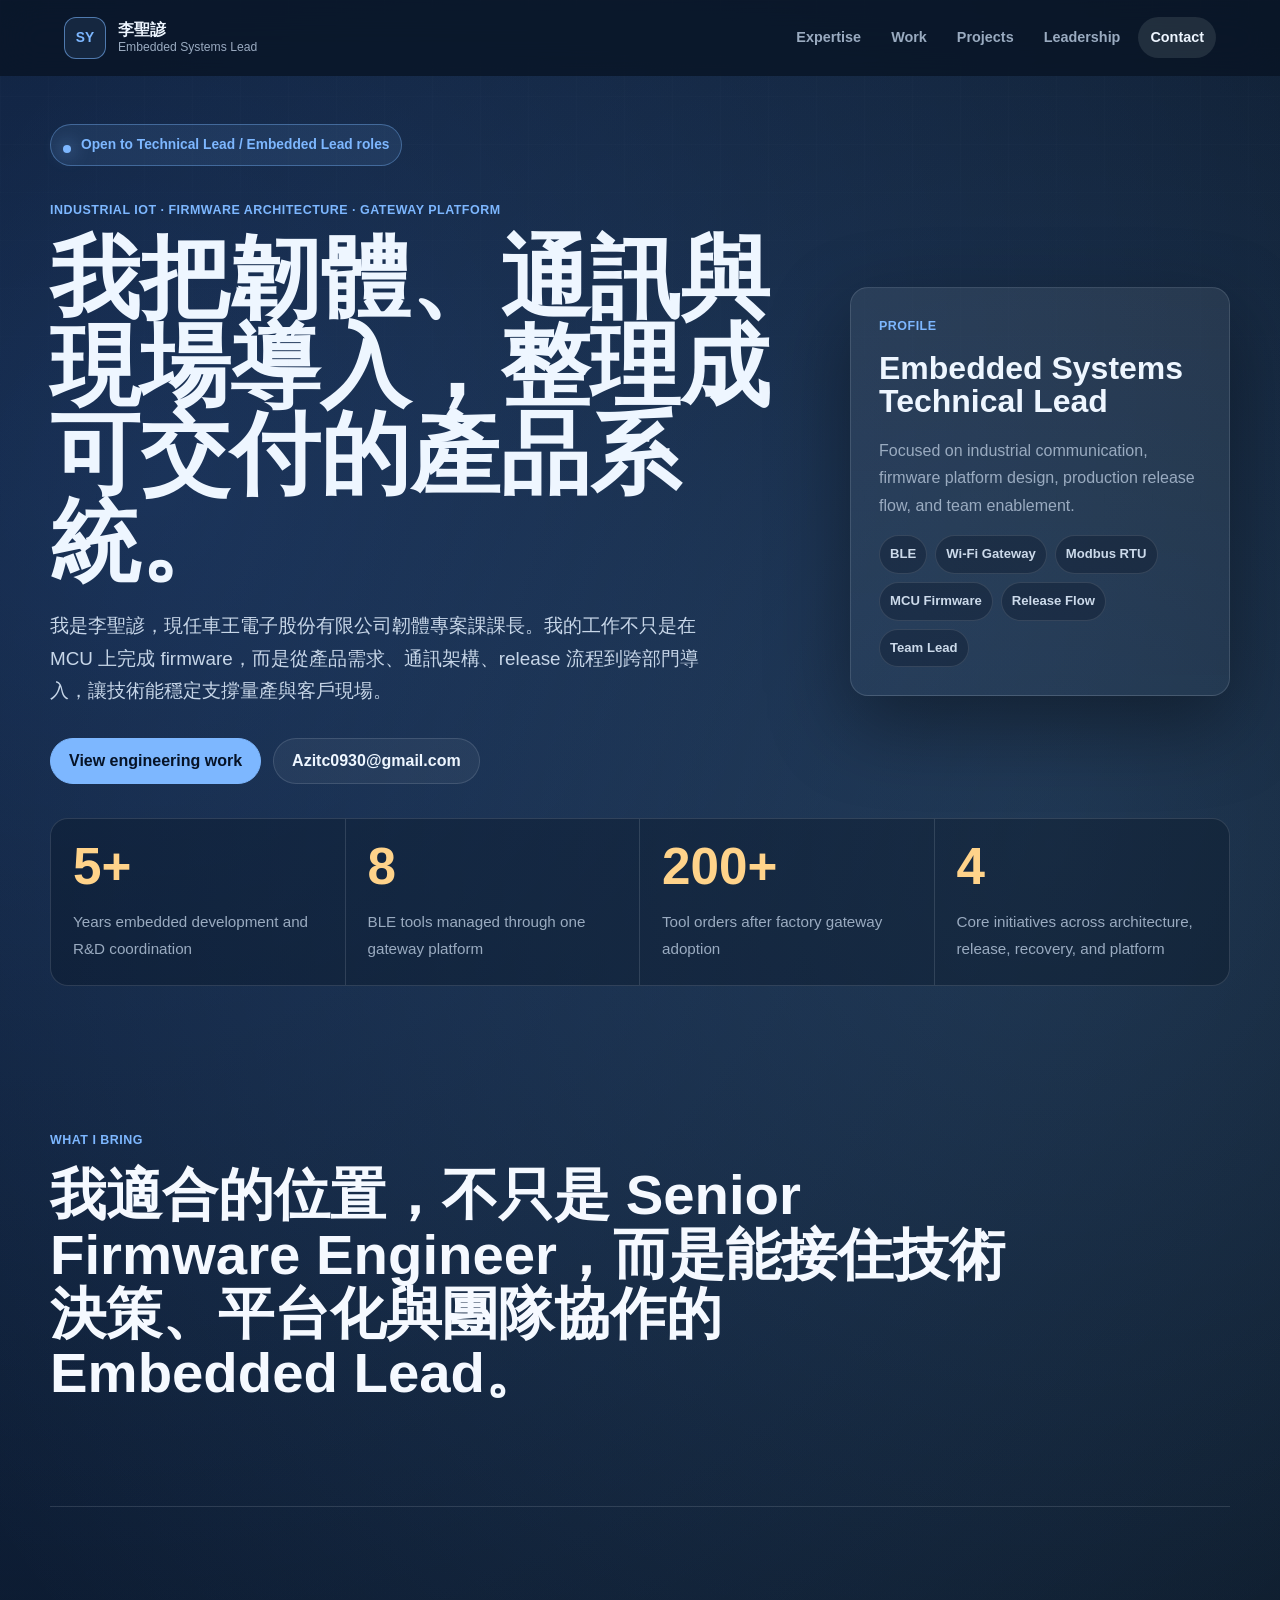
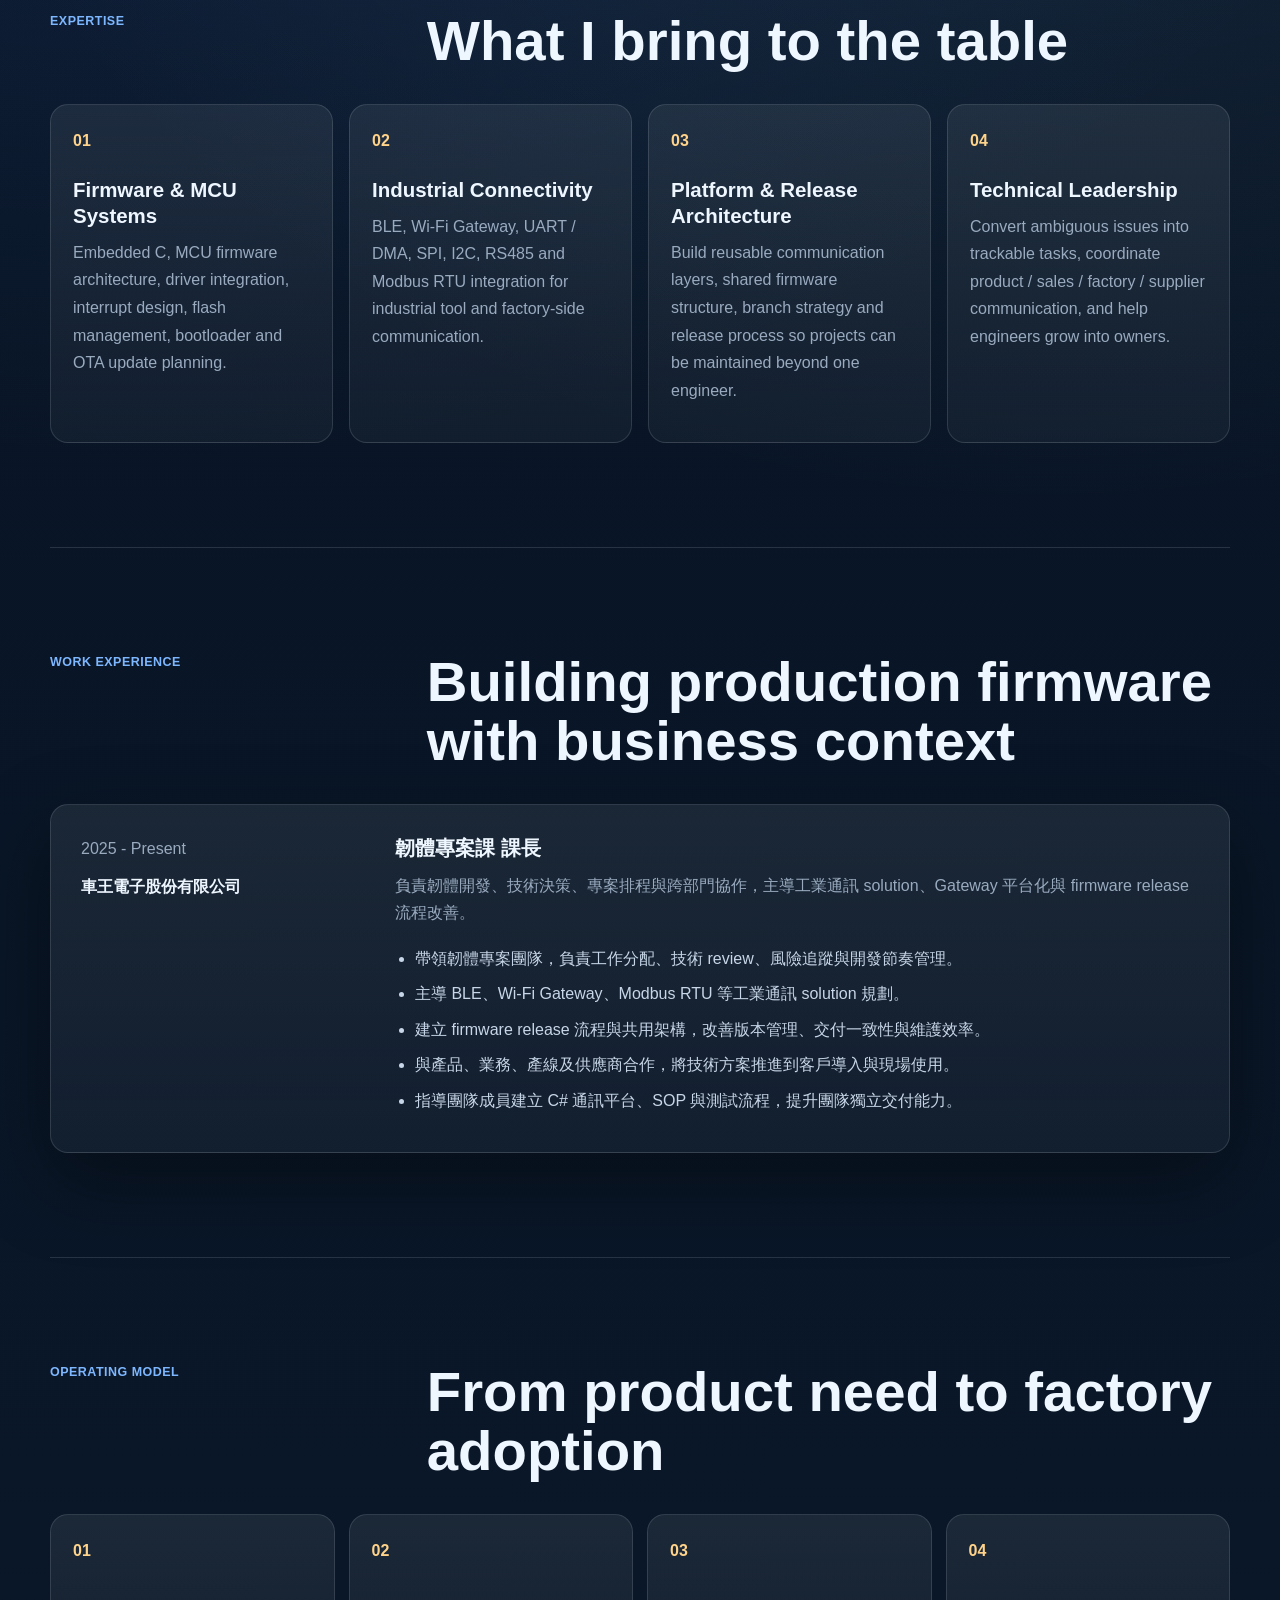
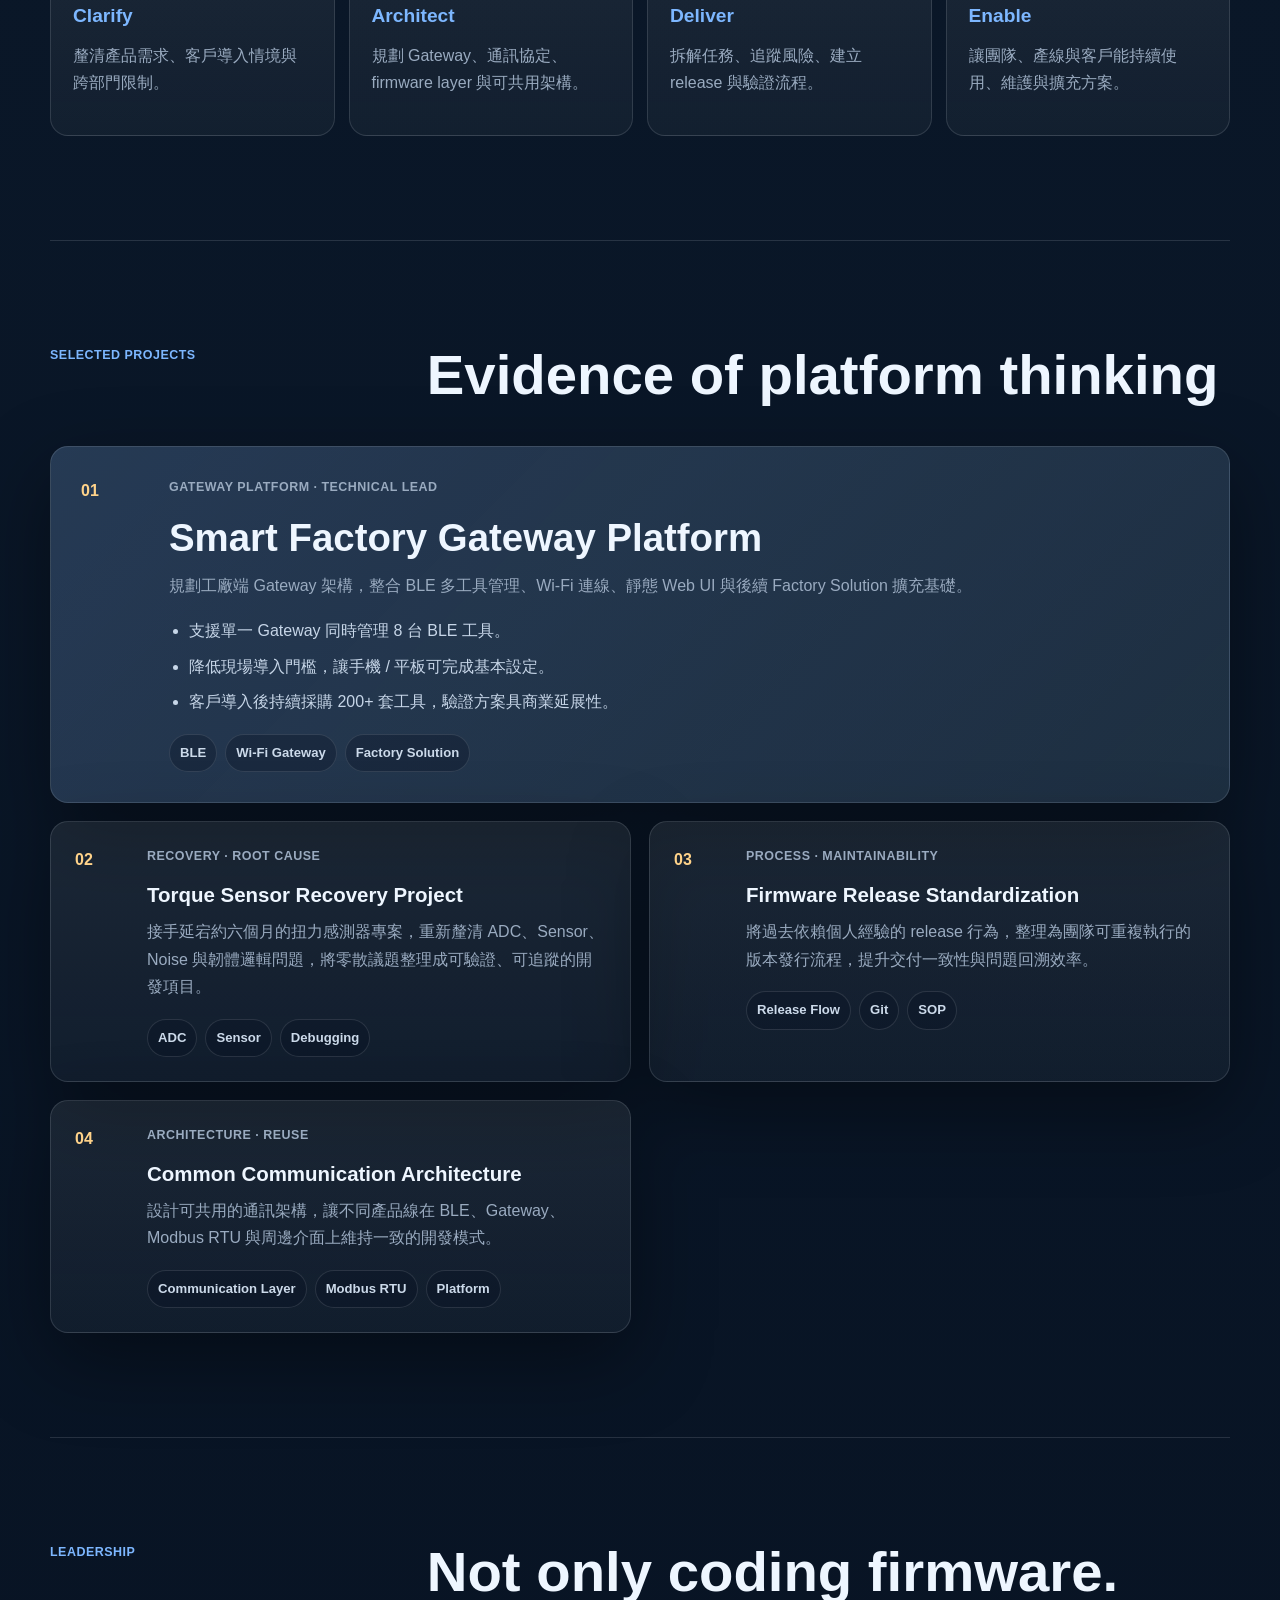
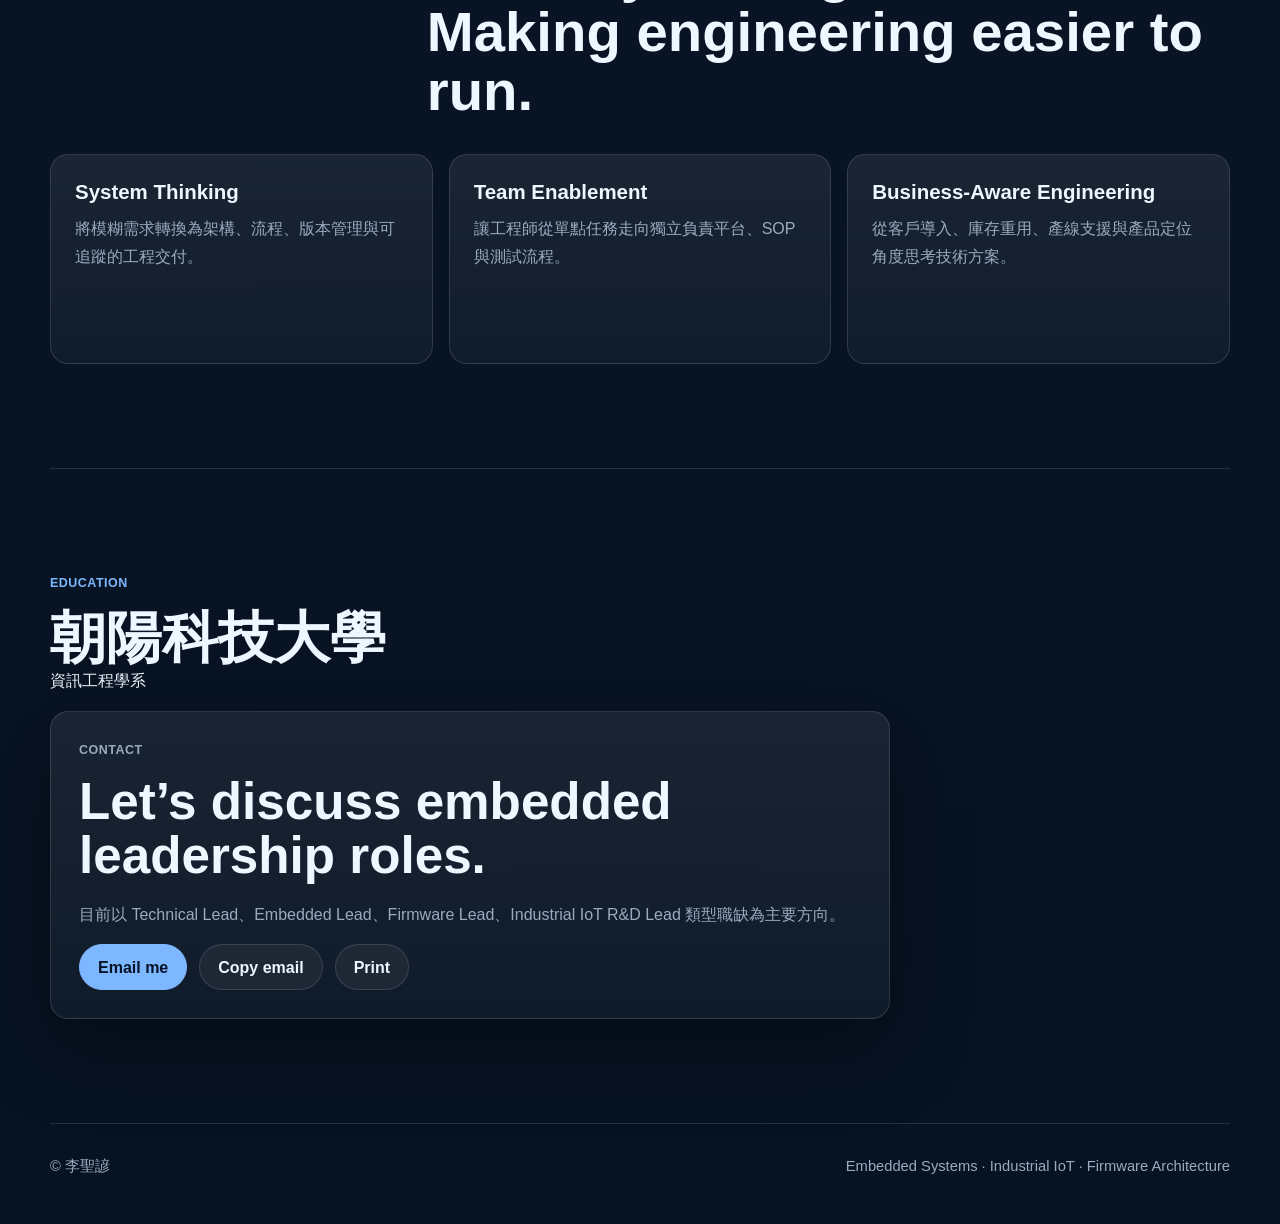
<file: index.html>
<!doctype html>
<html lang="zh-Hant">
  <head>
    <meta charset="utf-8" />
    <meta name="viewport" content="width=device-width, initial-scale=1" />
    <title>李聖諺 | Embedded Systems Technical Lead</title>
    <meta
      name="description"
      content="李聖諺的個人履歷網站，聚焦 Embedded Systems、Industrial IoT、Firmware Architecture、Gateway Platform 與研發管理。"
    />
    <link rel="stylesheet" href="styles.css" />
  </head>
  <body>
    <header class="site-header">
      <a class="brand" href="#home" aria-label="回到首頁">
        <span class="brand-mark">SY</span>
        <span class="brand-text">
          <strong>李聖諺</strong>
          <small>Embedded Systems Lead</small>
        </span>
      </a>

      <button class="menu-toggle" type="button" aria-label="開啟選單" aria-expanded="false">
        <span></span>
        <span></span>
      </button>

      <nav class="site-nav" aria-label="主要導覽">
        <a href="#expertise">Expertise</a>
        <a href="#work">Work</a>
        <a href="#projects">Projects</a>
        <a href="#leadership">Leadership</a>
        <a href="#contact">Contact</a>
      </nav>
    </header>

    <main>
      <section class="hero" id="home">
        <div class="availability">
          <span></span>
          Open to Technical Lead / Embedded Lead roles
        </div>

        <div class="hero-grid">
          <div class="hero-copy">
            <p class="eyebrow">Industrial IoT · Firmware Architecture · Gateway Platform</p>
            <h1>我把韌體、通訊與現場導入，整理成可交付的產品系統。</h1>
            <p class="hero-lead">
              我是李聖諺，現任車王電子股份有限公司韌體專案課課長。我的工作不只是在 MCU 上完成 firmware，而是從產品需求、通訊架構、release 流程到跨部門導入，讓技術能穩定支撐量產與客戶現場。
            </p>
            <div class="hero-actions">
              <a class="primary-link" href="#projects">View engineering work</a>
              <a class="secondary-link" href="mailto:Azitc0930@gmail.com">Azitc0930@gmail.com</a>
            </div>
          </div>

          <aside class="hero-card" aria-label="profile highlights">
            <div class="card-topline">Profile</div>
            <h2>Embedded Systems Technical Lead</h2>
            <p>
              Focused on industrial communication, firmware platform design, production release flow, and team enablement.
            </p>
            <div class="mini-stack">
              <span>BLE</span>
              <span>Wi-Fi Gateway</span>
              <span>Modbus RTU</span>
              <span>MCU Firmware</span>
              <span>Release Flow</span>
              <span>Team Lead</span>
            </div>
          </aside>
        </div>

        <div class="stats-grid" aria-label="key metrics">
          <div>
            <strong>5+</strong>
            <span>Years embedded development and R&D coordination</span>
          </div>
          <div>
            <strong>8</strong>
            <span>BLE tools managed through one gateway platform</span>
          </div>
          <div>
            <strong>200+</strong>
            <span>Tool orders after factory gateway adoption</span>
          </div>
          <div>
            <strong>4</strong>
            <span>Core initiatives across architecture, release, recovery, and platform</span>
          </div>
        </div>
      </section>

      <section class="section intro-section">
        <p class="section-kicker">What I Bring</p>
        <h2>我適合的位置，不只是 Senior Firmware Engineer，而是能接住技術決策、平台化與團隊協作的 Embedded Lead。</h2>
      </section>

      <section class="section" id="expertise">
        <div class="section-heading">
          <p class="section-kicker">Expertise</p>
          <h2>What I bring to the table</h2>
        </div>

        <div class="expertise-grid">
          <article class="expertise-card reveal">
            <span>01</span>
            <h3>Firmware & MCU Systems</h3>
            <p>
              Embedded C, MCU firmware architecture, driver integration, interrupt design, flash management, bootloader and OTA update planning.
            </p>
          </article>

          <article class="expertise-card reveal">
            <span>02</span>
            <h3>Industrial Connectivity</h3>
            <p>
              BLE, Wi-Fi Gateway, UART / DMA, SPI, I2C, RS485 and Modbus RTU integration for industrial tool and factory-side communication.
            </p>
          </article>

          <article class="expertise-card reveal">
            <span>03</span>
            <h3>Platform & Release Architecture</h3>
            <p>
              Build reusable communication layers, shared firmware structure, branch strategy and release process so projects can be maintained beyond one engineer.
            </p>
          </article>

          <article class="expertise-card reveal">
            <span>04</span>
            <h3>Technical Leadership</h3>
            <p>
              Convert ambiguous issues into trackable tasks, coordinate product / sales / factory / supplier communication, and help engineers grow into owners.
            </p>
          </article>
        </div>
      </section>

      <section class="section work-section" id="work">
        <div class="section-heading">
          <p class="section-kicker">Work Experience</p>
          <h2>Building production firmware with business context</h2>
        </div>

        <article class="work-card reveal">
          <div class="work-meta">
            <span>2025 - Present</span>
            <strong>車王電子股份有限公司</strong>
          </div>
          <div class="work-content">
            <h3>韌體專案課 課長</h3>
            <p>
              負責韌體開發、技術決策、專案排程與跨部門協作，主導工業通訊 solution、Gateway 平台化與 firmware release 流程改善。
            </p>
            <ul>
              <li>帶領韌體專案團隊，負責工作分配、技術 review、風險追蹤與開發節奏管理。</li>
              <li>主導 BLE、Wi-Fi Gateway、Modbus RTU 等工業通訊 solution 規劃。</li>
              <li>建立 firmware release 流程與共用架構，改善版本管理、交付一致性與維護效率。</li>
              <li>與產品、業務、產線及供應商合作，將技術方案推進到客戶導入與現場使用。</li>
              <li>指導團隊成員建立 C# 通訊平台、SOP 與測試流程，提升團隊獨立交付能力。</li>
            </ul>
          </div>
        </article>
      </section>

      <section class="section process-section">
        <div class="section-heading">
          <p class="section-kicker">Operating Model</p>
          <h2>From product need to factory adoption</h2>
        </div>

        <div class="process-line">
          <div class="process-step reveal">
            <span>01</span>
            <strong>Clarify</strong>
            <p>釐清產品需求、客戶導入情境與跨部門限制。</p>
          </div>
          <div class="process-step reveal">
            <span>02</span>
            <strong>Architect</strong>
            <p>規劃 Gateway、通訊協定、firmware layer 與可共用架構。</p>
          </div>
          <div class="process-step reveal">
            <span>03</span>
            <strong>Deliver</strong>
            <p>拆解任務、追蹤風險、建立 release 與驗證流程。</p>
          </div>
          <div class="process-step reveal">
            <span>04</span>
            <strong>Enable</strong>
            <p>讓團隊、產線與客戶能持續使用、維護與擴充方案。</p>
          </div>
        </div>
      </section>

      <section class="section" id="projects">
        <div class="section-heading project-heading">
          <p class="section-kicker">Selected Projects</p>
          <h2>Evidence of platform thinking</h2>
        </div>

        <div class="project-grid">
          <article class="project-card featured reveal">
            <div class="project-index">01</div>
            <div>
              <p class="project-type">Gateway Platform · Technical Lead</p>
              <h3>Smart Factory Gateway Platform</h3>
              <p>
                規劃工廠端 Gateway 架構，整合 BLE 多工具管理、Wi-Fi 連線、靜態 Web UI 與後續 Factory Solution 擴充基礎。
              </p>
              <ul class="project-points">
                <li>支援單一 Gateway 同時管理 8 台 BLE 工具。</li>
                <li>降低現場導入門檻，讓手機 / 平板可完成基本設定。</li>
                <li>客戶導入後持續採購 200+ 套工具，驗證方案具商業延展性。</li>
              </ul>
              <div class="tag-row">
                <span>BLE</span>
                <span>Wi-Fi Gateway</span>
                <span>Factory Solution</span>
              </div>
            </div>
          </article>

          <article class="project-card reveal">
            <div class="project-index">02</div>
            <div>
              <p class="project-type">Recovery · Root Cause</p>
              <h3>Torque Sensor Recovery Project</h3>
              <p>
                接手延宕約六個月的扭力感測器專案，重新釐清 ADC、Sensor、Noise 與韌體邏輯問題，將零散議題整理成可驗證、可追蹤的開發項目。
              </p>
              <div class="tag-row">
                <span>ADC</span>
                <span>Sensor</span>
                <span>Debugging</span>
              </div>
            </div>
          </article>

          <article class="project-card reveal">
            <div class="project-index">03</div>
            <div>
              <p class="project-type">Process · Maintainability</p>
              <h3>Firmware Release Standardization</h3>
              <p>
                將過去依賴個人經驗的 release 行為，整理為團隊可重複執行的版本發行流程，提升交付一致性與問題回溯效率。
              </p>
              <div class="tag-row">
                <span>Release Flow</span>
                <span>Git</span>
                <span>SOP</span>
              </div>
            </div>
          </article>

          <article class="project-card reveal">
            <div class="project-index">04</div>
            <div>
              <p class="project-type">Architecture · Reuse</p>
              <h3>Common Communication Architecture</h3>
              <p>
                設計可共用的通訊架構，讓不同產品線在 BLE、Gateway、Modbus RTU 與周邊介面上維持一致的開發模式。
              </p>
              <div class="tag-row">
                <span>Communication Layer</span>
                <span>Modbus RTU</span>
                <span>Platform</span>
              </div>
            </div>
          </article>
        </div>
      </section>

      <section class="section leadership-section" id="leadership">
        <div class="section-heading">
          <p class="section-kicker">Leadership</p>
          <h2>Not only coding firmware. Making engineering easier to run.</h2>
        </div>

        <div class="leadership-grid">
          <article class="lead-card reveal">
            <h3>System Thinking</h3>
            <p>將模糊需求轉換為架構、流程、版本管理與可追蹤的工程交付。</p>
          </article>
          <article class="lead-card reveal">
            <h3>Team Enablement</h3>
            <p>讓工程師從單點任務走向獨立負責平台、SOP 與測試流程。</p>
          </article>
          <article class="lead-card reveal">
            <h3>Business-Aware Engineering</h3>
            <p>從客戶導入、庫存重用、產線支援與產品定位角度思考技術方案。</p>
          </article>
        </div>
      </section>

      <section class="section education-contact" id="contact">
        <div>
          <p class="section-kicker">Education</p>
          <h2>朝陽科技大學</h2>
          <p>資訊工程學系</p>
        </div>

        <div class="contact-card reveal">
          <p class="section-kicker">Contact</p>
          <h2>Let’s discuss embedded leadership roles.</h2>
          <p>
            目前以 Technical Lead、Embedded Lead、Firmware Lead、Industrial IoT R&D Lead 類型職缺為主要方向。
          </p>
          <div class="contact-actions">
            <a class="primary-link" href="mailto:Azitc0930@gmail.com">Email me</a>
            <button class="secondary-link copy-email" type="button">Copy email</button>
            <button class="secondary-link print-page" type="button">Print</button>
          </div>
        </div>
      </section>
    </main>

    <footer class="site-footer">
      <span>© 李聖諺</span>
      <span>Embedded Systems · Industrial IoT · Firmware Architecture</span>
    </footer>

    <div class="toast" role="status" aria-live="polite">Email copied</div>
    <script src="script.js"></script>
  </body>
</html>
</file>
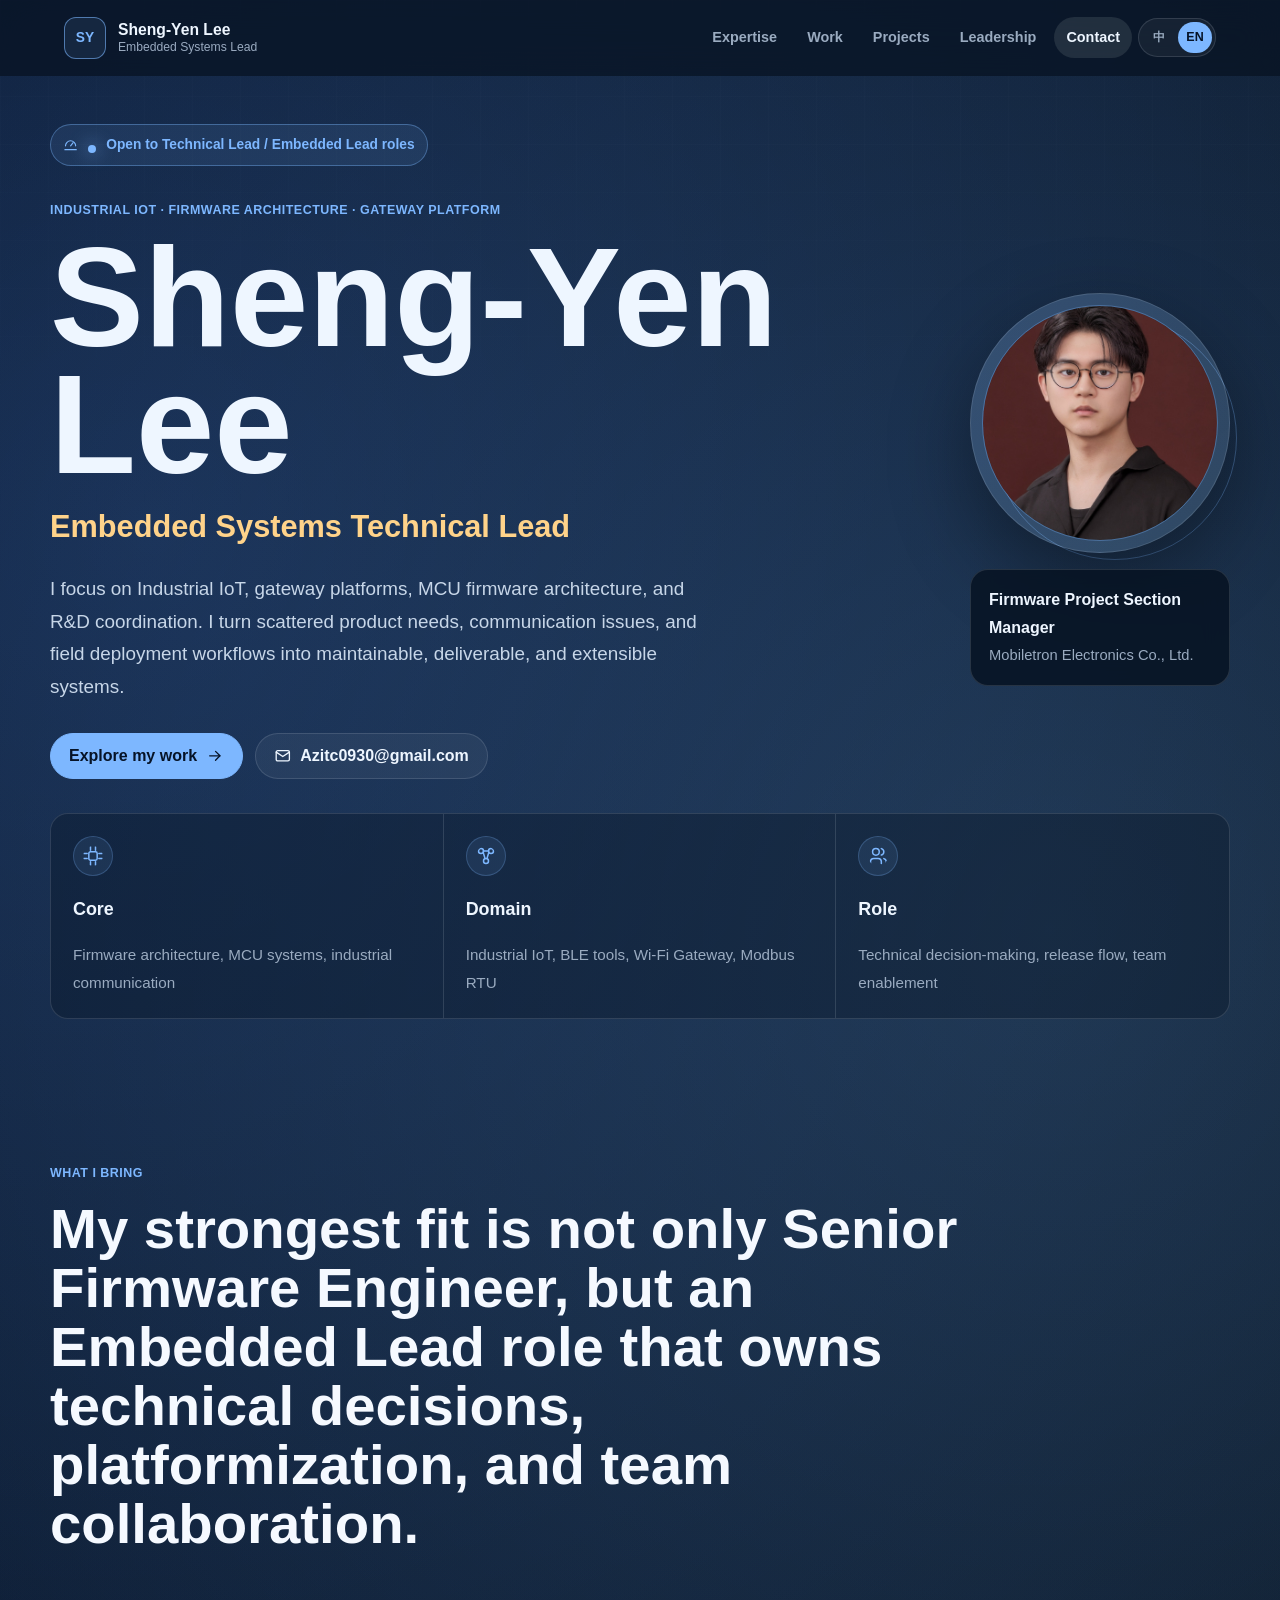
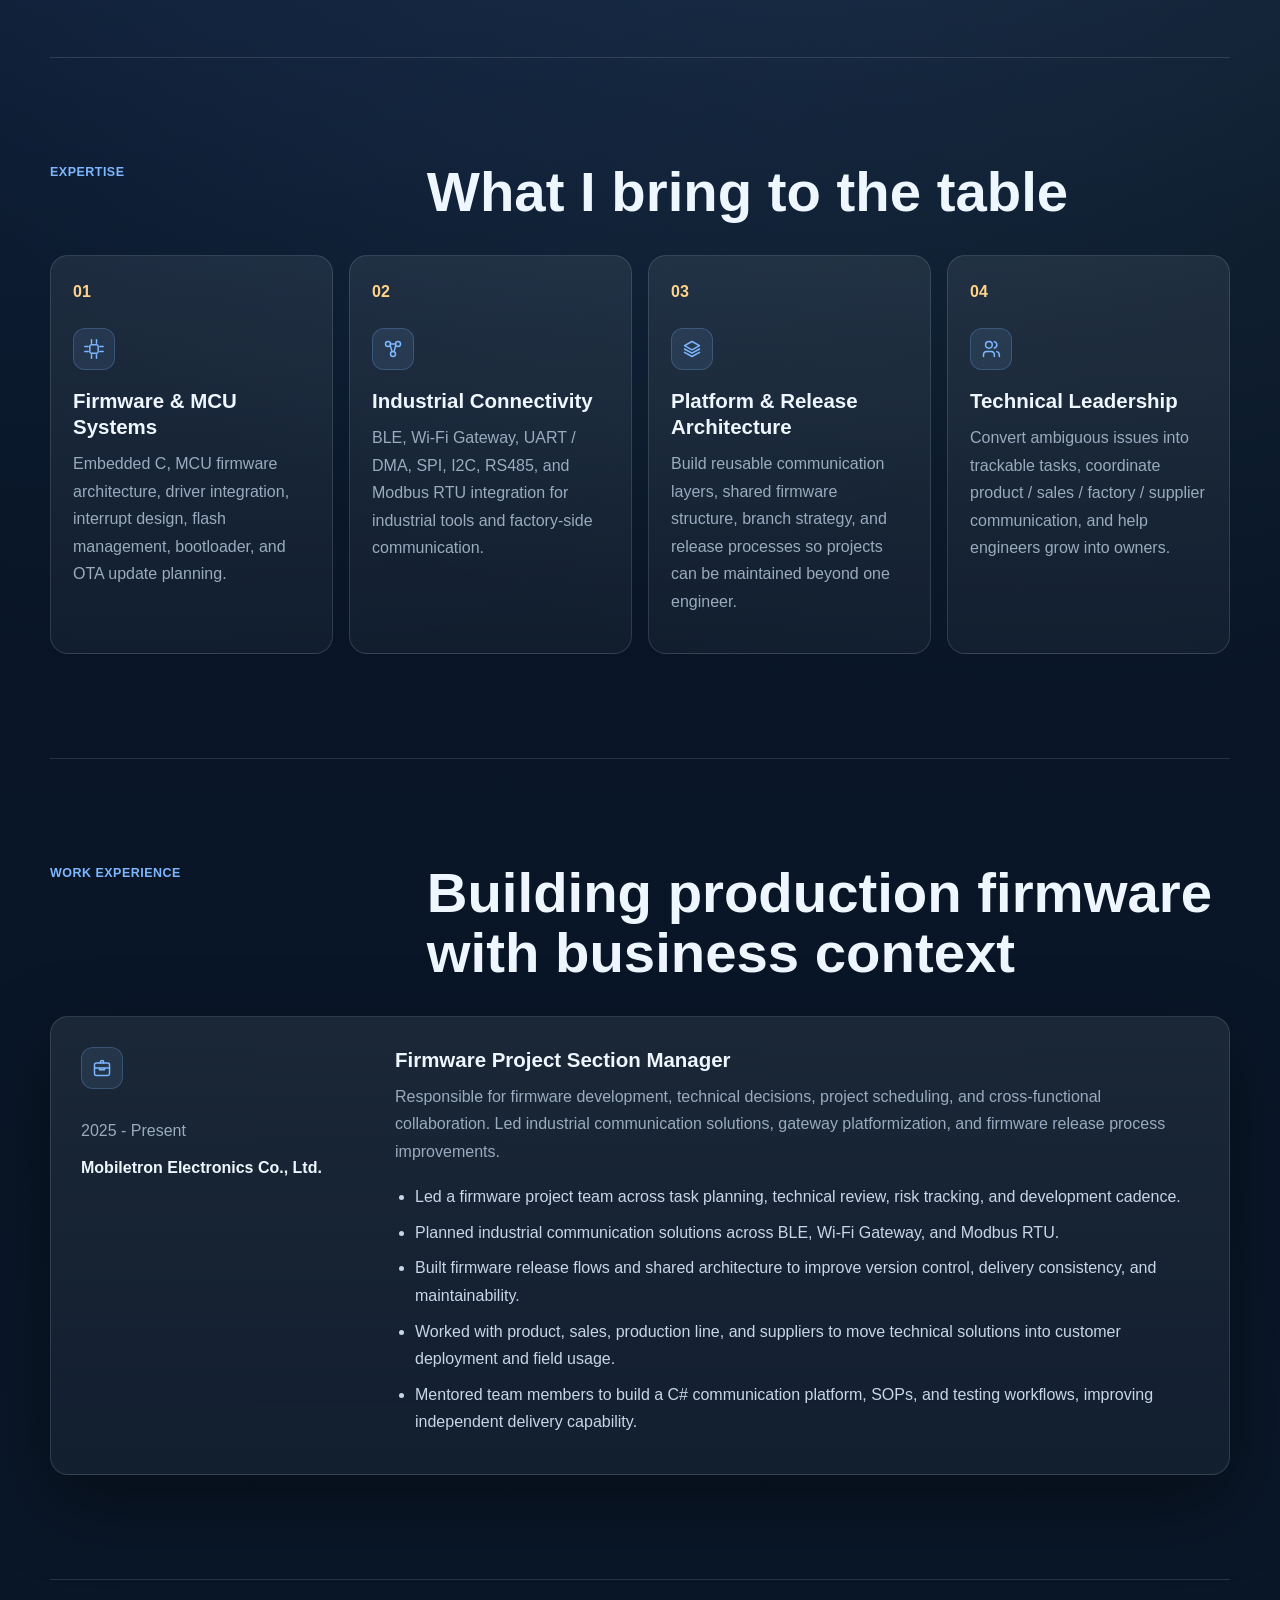
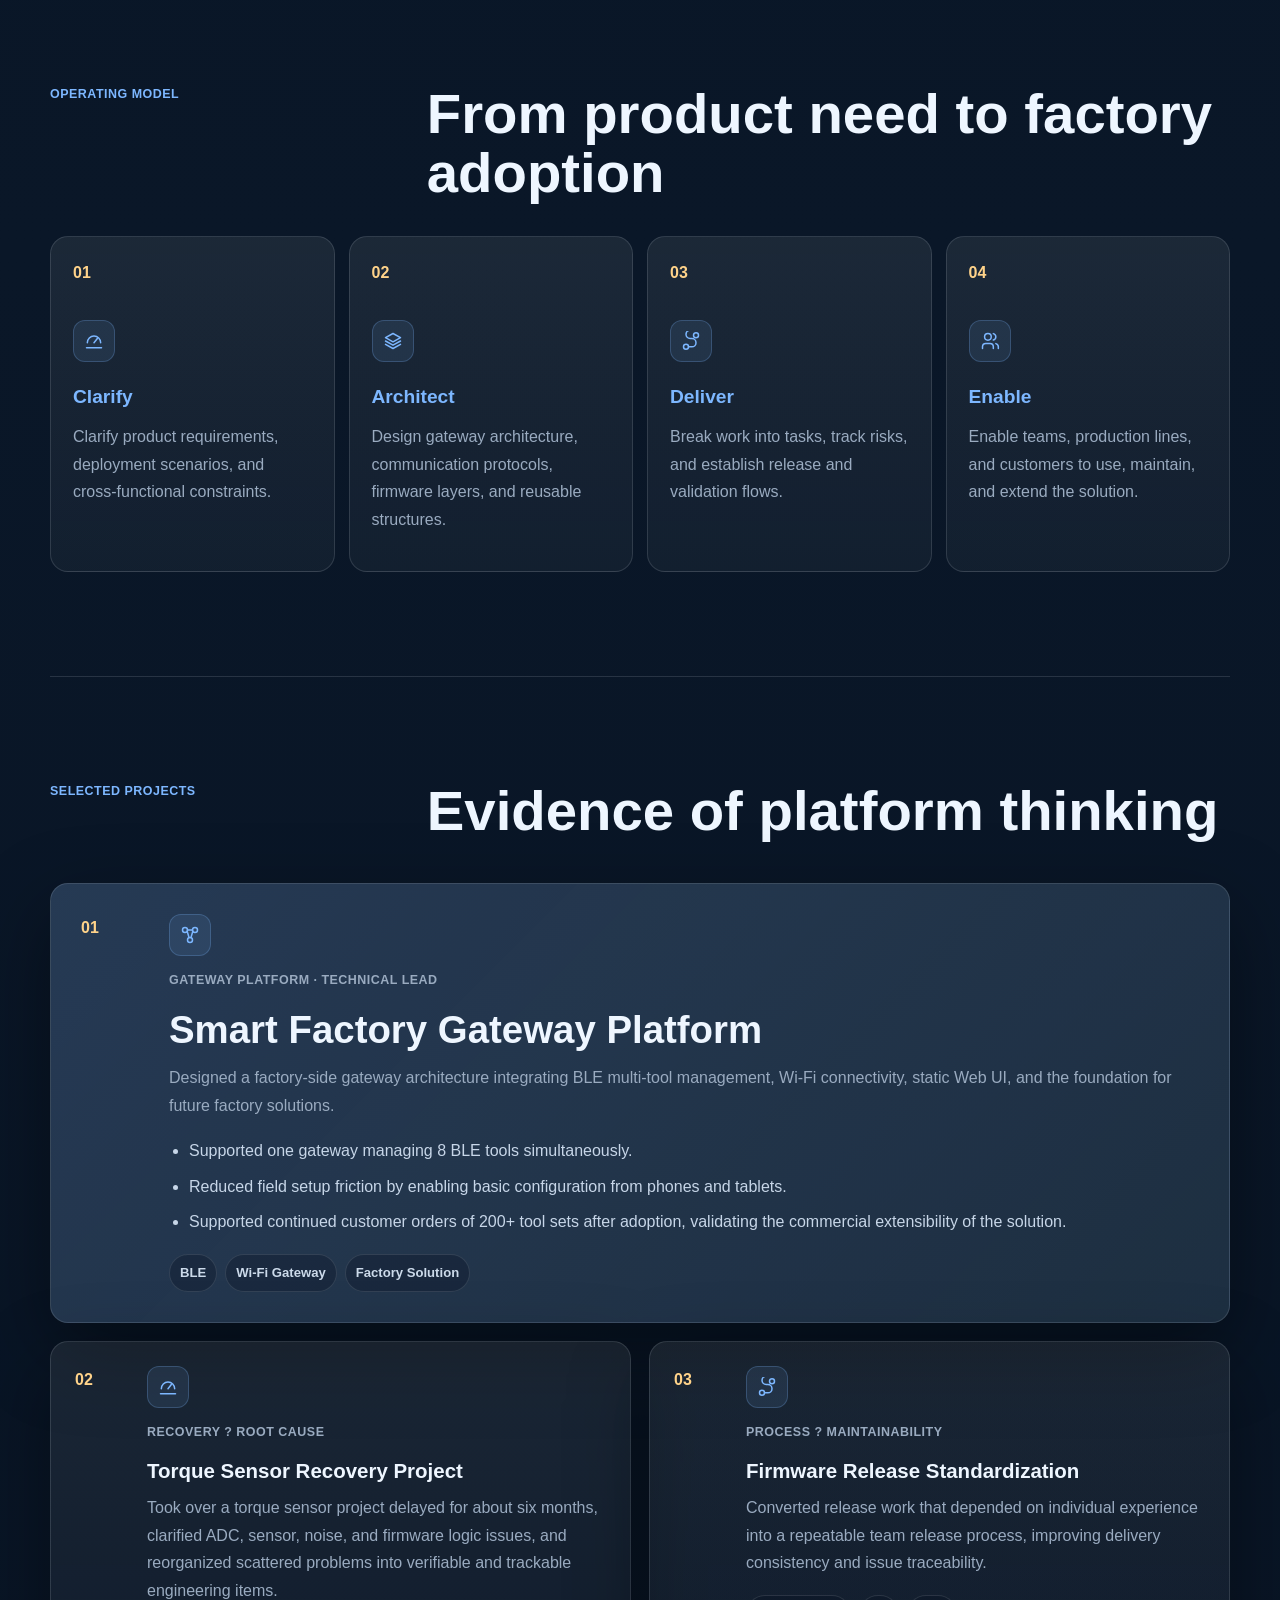
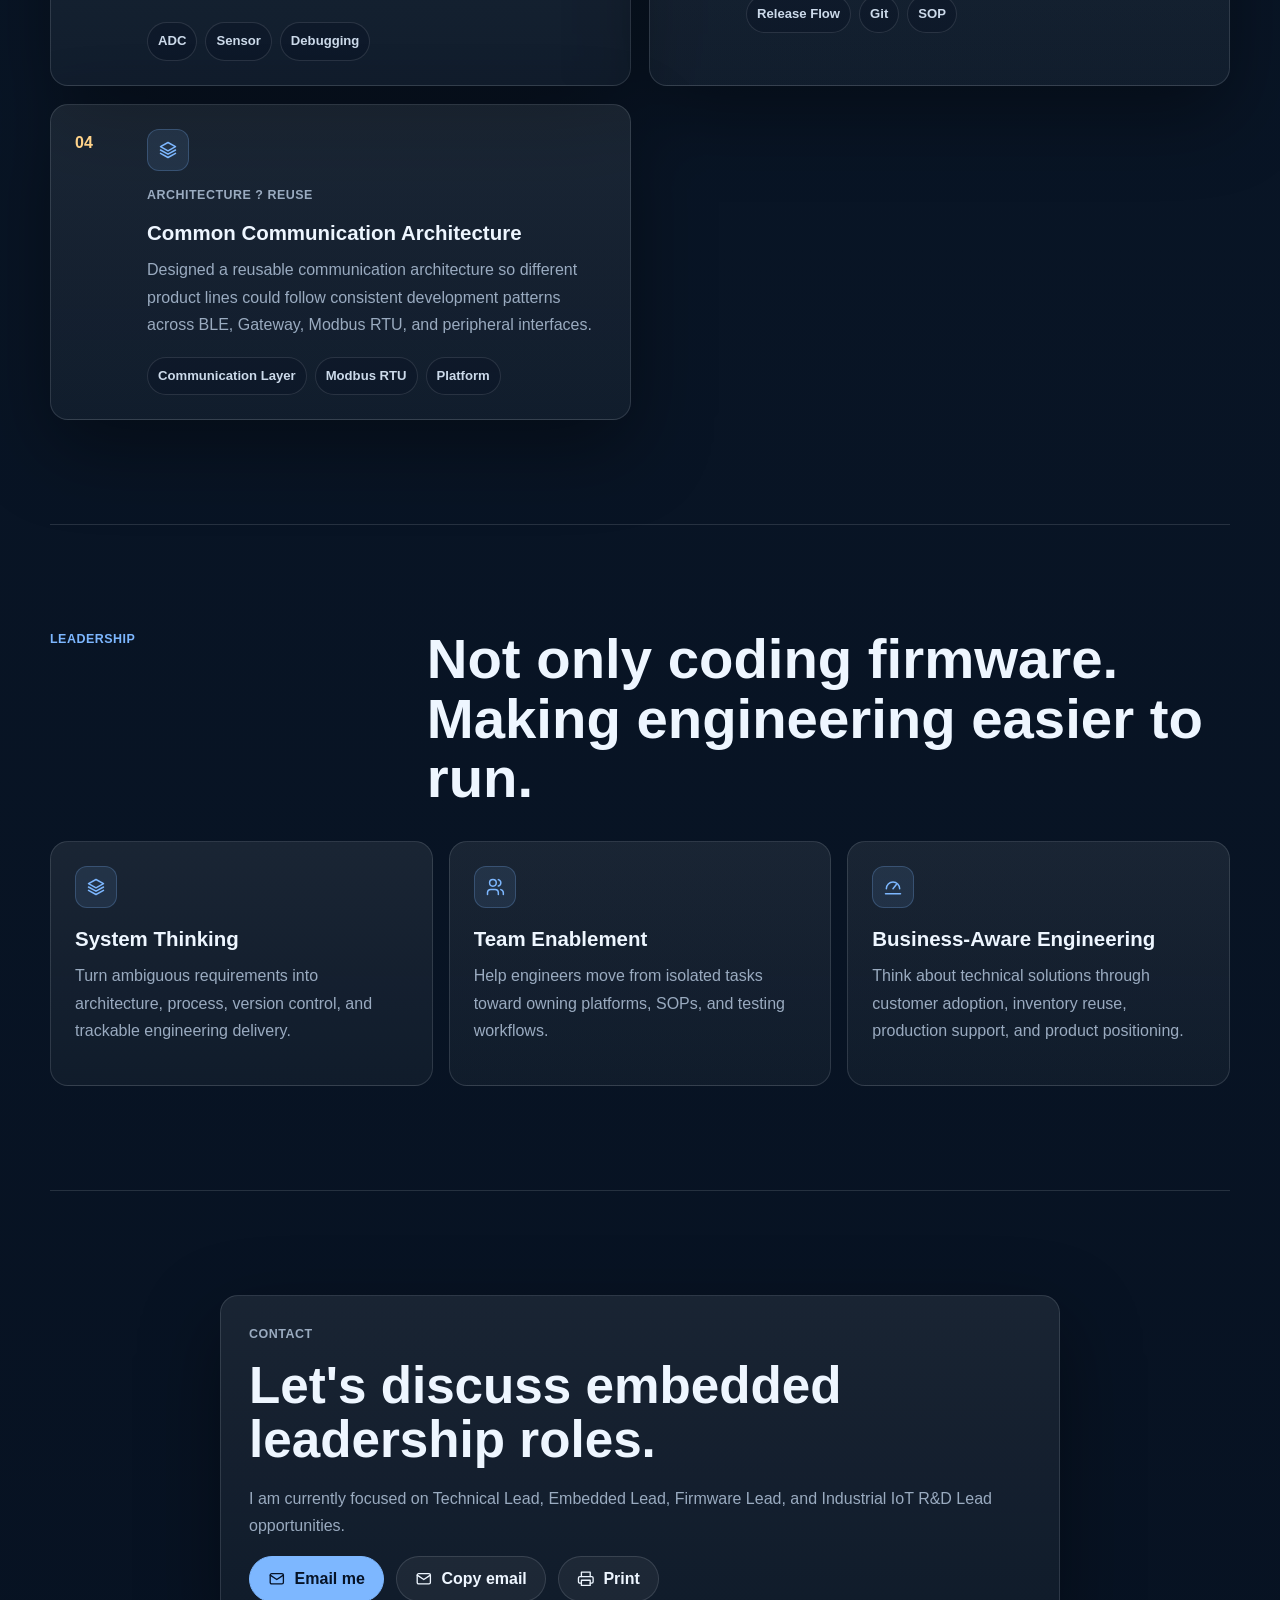
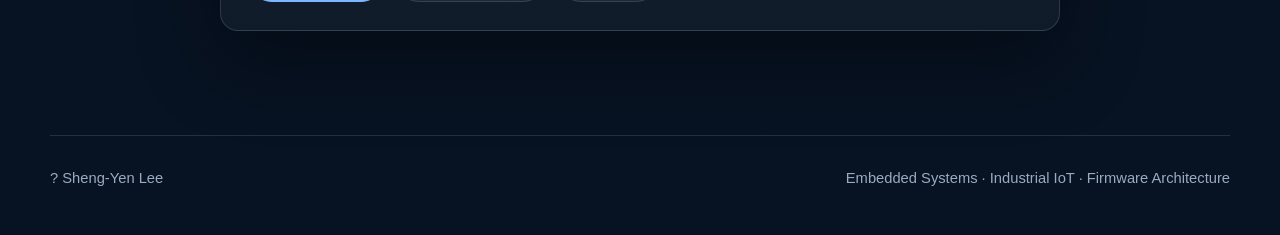
<file: index-en.html>
<!doctype html>
<html lang="en">
  <head>
    <meta charset="utf-8" />
    <meta name="viewport" content="width=device-width, initial-scale=1" />
    <title>Sheng-Yen Lee | Embedded Systems Technical Lead</title>
    <meta
      name="description"
      content="Portfolio of Sheng-Yen Lee, focused on embedded systems, Industrial IoT, firmware architecture, gateway platforms, and R&D leadership."
    />
    <link rel="stylesheet" href="styles.css?v=20260810-blue" />
  </head>
  <body>
    <svg class="icon-sprite" aria-hidden="true" focusable="false">
      <symbol id="icon-chip" viewBox="0 0 24 24">
        <rect x="7" y="7" width="10" height="10" rx="2"></rect>
        <path d="M9 1v4M15 1v4M9 19v4M15 19v4M1 9h4M1 15h4M19 9h4M19 15h4"></path>
      </symbol>
      <symbol id="icon-network" viewBox="0 0 24 24">
        <circle cx="6" cy="6" r="3"></circle>
        <circle cx="18" cy="6" r="3"></circle>
        <circle cx="12" cy="18" r="3"></circle>
        <path d="M8.6 7.6 10.8 15M15.4 7.6 13.2 15M9 6h6"></path>
      </symbol>
      <symbol id="icon-layers" viewBox="0 0 24 24">
        <path d="m12 3 9 5-9 5-9-5 9-5Z"></path>
        <path d="m3 12 9 5 9-5"></path>
        <path d="m3 16 9 5 9-5"></path>
      </symbol>
      <symbol id="icon-users" viewBox="0 0 24 24">
        <path d="M16 21v-2a4 4 0 0 0-4-4H7a4 4 0 0 0-4 4v2"></path>
        <circle cx="9.5" cy="7" r="4"></circle>
        <path d="M22 21v-2a4 4 0 0 0-3-3.87M16 3.13a4 4 0 0 1 0 7.75"></path>
      </symbol>
      <symbol id="icon-briefcase" viewBox="0 0 24 24">
        <path d="M10 6V5a2 2 0 0 1 2-2h0a2 2 0 0 1 2 2v1"></path>
        <rect x="3" y="6" width="18" height="15" rx="2"></rect>
        <path d="M3 12h18M9 12v2h6v-2"></path>
      </symbol>
      <symbol id="icon-route" viewBox="0 0 24 24">
        <circle cx="6" cy="19" r="3"></circle>
        <circle cx="18" cy="5" r="3"></circle>
        <path d="M9 19h4a5 5 0 0 0 0-10h-2a5 5 0 0 1 0-10h4"></path>
      </symbol>
      <symbol id="icon-gauge" viewBox="0 0 24 24">
        <path d="M4 14a8 8 0 1 1 16 0"></path>
        <path d="M12 14 16 9"></path>
        <path d="M3 20h18"></path>
      </symbol>
      <symbol id="icon-mail" viewBox="0 0 24 24">
        <rect x="3" y="5" width="18" height="14" rx="2"></rect>
        <path d="m3 7 9 6 9-6"></path>
      </symbol>
      <symbol id="icon-arrow" viewBox="0 0 24 24">
        <path d="M5 12h14"></path>
        <path d="m13 6 6 6-6 6"></path>
      </symbol>
      <symbol id="icon-print" viewBox="0 0 24 24">
        <path d="M6 9V3h12v6"></path>
        <path d="M6 18H4a2 2 0 0 1-2-2v-5a2 2 0 0 1 2-2h16a2 2 0 0 1 2 2v5a2 2 0 0 1-2 2h-2"></path>
        <path d="M6 14h12v7H6z"></path>
      </symbol>
    </svg>

    <header class="site-header">
      <a class="brand" href="#home" aria-label="回到首頁">
        <span class="brand-mark">SY</span>
        <span class="brand-text">
          <strong data-i18n="name">Sheng-Yen Lee</strong>
          <small data-i18n="brandRole">Embedded Systems Lead</small>
        </span>
      </a>

      <button class="menu-toggle" type="button" aria-label="開啟選單" aria-expanded="false">
        <span></span>
        <span></span>
      </button>

      <nav class="site-nav" aria-label="主要導覽">
        <a href="#expertise" data-i18n="navExpertise">Expertise</a>
        <a href="#work" data-i18n="navWork">Work</a>
        <a href="#projects" data-i18n="navProjects">Projects</a>
        <a href="#leadership" data-i18n="navLeadership">Leadership</a>
        <a href="#contact" data-i18n="navContact">Contact</a>
        <div class="language-toggle" aria-label="Switch language">
          <a href="index.html">中</a>
          <a href="index-en.html" aria-current="true">EN</a>
        </div>
      </nav>
    </header>

    <main>
      <section class="hero" id="home">
        <div class="availability">
          <svg class="icon icon-inline"><use href="#icon-gauge"></use></svg>
          <span></span>
          <span data-i18n="availability">Open to Technical Lead / Embedded Lead roles</span>
        </div>

        <div class="hero-grid landing-grid">
          <div class="hero-copy">
            <p class="eyebrow" data-i18n="heroEyebrow">Industrial IoT · Firmware Architecture · Gateway Platform</p>
            <h1 data-i18n="name">Sheng-Yen Lee</h1>
            <p class="hero-title" data-i18n="heroTitle">Embedded Systems Technical Lead</p>
            <p class="hero-lead" data-i18n="heroLead">I focus on Industrial IoT, gateway platforms, MCU firmware architecture, and R&D coordination. I turn scattered product needs, communication issues, and field deployment workflows into maintainable, deliverable, and extensible systems.</p>
            <div class="hero-actions">
              <a class="primary-link" href="#projects">
              <span data-i18n="heroCta">Explore my work</span>
                <svg class="icon"><use href="#icon-arrow"></use></svg>
              </a>
              <a class="secondary-link" href="mailto:Azitc0930@gmail.com">
                <svg class="icon"><use href="#icon-mail"></use></svg>
                <span>Azitc0930@gmail.com</span>
              </a>
            </div>
          </div>

          <aside class="portrait-panel" aria-label="profile photo">
            <div class="portrait-frame">
              <img
                class="profile-photo"
                src="assets/profile.jpg"
                alt="李聖諺個人照片"
              />
            </div>
            <div class="portrait-caption">
              <strong data-i18n="currentRole">Firmware Project Section Manager</strong>
              <span data-i18n="company">Mobiletron Electronics Co., Ltd.</span>
            </div>
          </aside>
        </div>

        <div class="summary-strip" aria-label="profile summary">
          <article>
            <svg class="icon stat-icon"><use href="#icon-chip"></use></svg>
            <strong data-i18n="summaryCoreTitle">Core</strong>
            <span data-i18n="summaryCoreText">Firmware architecture, MCU systems, industrial communication</span>
          </article>
          <article>
            <svg class="icon stat-icon"><use href="#icon-network"></use></svg>
            <strong data-i18n="summaryDomainTitle">Domain</strong>
            <span data-i18n="summaryDomainText">Industrial IoT, BLE tools, Wi-Fi Gateway, Modbus RTU</span>
          </article>
          <article>
            <svg class="icon stat-icon"><use href="#icon-users"></use></svg>
            <strong data-i18n="summaryRoleTitle">Role</strong>
            <span data-i18n="summaryRoleText">Technical decision-making, release flow, team enablement</span>
          </article>
        </div>
      </section>

      <section class="section intro-section">
        <p class="section-kicker" data-i18n="whatIBring">What I Bring</p>
        <h2 data-i18n="introHeadline">My strongest fit is not only Senior Firmware Engineer, but an Embedded Lead role that owns technical decisions, platformization, and team collaboration.</h2>
      </section>

      <section class="section" id="expertise">
        <div class="section-heading">
          <p class="section-kicker" data-i18n="expertiseKicker">Expertise</p>
          <h2 data-i18n="expertiseTitle">What I bring to the table</h2>
        </div>

        <div class="expertise-grid">
          <article class="expertise-card reveal">
            <span>01</span>
            <div class="card-icon"><svg class="icon"><use href="#icon-chip"></use></svg></div>
            <h3 data-i18n="expertiseFirmwareTitle">Firmware & MCU Systems</h3>
            <p data-i18n="expertiseFirmwareText">Embedded C, MCU firmware architecture, driver integration, interrupt design, flash management, bootloader, and OTA update planning.</p>
          </article>

          <article class="expertise-card reveal">
            <span>02</span>
            <div class="card-icon"><svg class="icon"><use href="#icon-network"></use></svg></div>
            <h3 data-i18n="expertiseConnectivityTitle">Industrial Connectivity</h3>
            <p data-i18n="expertiseConnectivityText">BLE, Wi-Fi Gateway, UART / DMA, SPI, I2C, RS485, and Modbus RTU integration for industrial tools and factory-side communication.</p>
          </article>

          <article class="expertise-card reveal">
            <span>03</span>
            <div class="card-icon"><svg class="icon"><use href="#icon-layers"></use></svg></div>
            <h3 data-i18n="expertisePlatformTitle">Platform & Release Architecture</h3>
            <p data-i18n="expertisePlatformText">Build reusable communication layers, shared firmware structure, branch strategy, and release processes so projects can be maintained beyond one engineer.</p>
          </article>

          <article class="expertise-card reveal">
            <span>04</span>
            <div class="card-icon"><svg class="icon"><use href="#icon-users"></use></svg></div>
            <h3 data-i18n="expertiseLeadershipTitle">Technical Leadership</h3>
            <p data-i18n="expertiseLeadershipText">Convert ambiguous issues into trackable tasks, coordinate product / sales / factory / supplier communication, and help engineers grow into owners.</p>
          </article>
        </div>
      </section>

      <section class="section work-section" id="work">
        <div class="section-heading">
          <p class="section-kicker" data-i18n="workKicker">Work Experience</p>
          <h2 data-i18n="workTitle">Building production firmware with business context</h2>
        </div>

        <article class="work-card reveal">
          <div class="work-meta">
            <div class="card-icon"><svg class="icon"><use href="#icon-briefcase"></use></svg></div>
            <span>2025 - Present</span>
            <strong data-i18n="company">Mobiletron Electronics Co., Ltd.</strong>
          </div>
          <div class="work-content">
            <h3 data-i18n="currentRole">Firmware Project Section Manager</h3>
            <p data-i18n="workIntro">Responsible for firmware development, technical decisions, project scheduling, and cross-functional collaboration. Led industrial communication solutions, gateway platformization, and firmware release process improvements.</p>
            <ul>
              <li data-i18n="workBullet1">Led a firmware project team across task planning, technical review, risk tracking, and development cadence.</li>
              <li data-i18n="workBullet2">Planned industrial communication solutions across BLE, Wi-Fi Gateway, and Modbus RTU.</li>
              <li data-i18n="workBullet3">Built firmware release flows and shared architecture to improve version control, delivery consistency, and maintainability.</li>
              <li data-i18n="workBullet4">Worked with product, sales, production line, and suppliers to move technical solutions into customer deployment and field usage.</li>
              <li data-i18n="workBullet5">Mentored team members to build a C# communication platform, SOPs, and testing workflows, improving independent delivery capability.</li>
            </ul>
          </div>
        </article>
      </section>

      <section class="section process-section">
        <div class="section-heading">
          <p class="section-kicker" data-i18n="processKicker">Operating Model</p>
          <h2 data-i18n="processTitle">From product need to factory adoption</h2>
        </div>

        <div class="process-line">
          <div class="process-step reveal">
            <span>01</span>
            <div class="card-icon"><svg class="icon"><use href="#icon-gauge"></use></svg></div>
            <strong data-i18n="processClarifyTitle">Clarify</strong>
            <p data-i18n="processClarifyText">Clarify product requirements, deployment scenarios, and cross-functional constraints.</p>
          </div>
          <div class="process-step reveal">
            <span>02</span>
            <div class="card-icon"><svg class="icon"><use href="#icon-layers"></use></svg></div>
            <strong data-i18n="processArchitectTitle">Architect</strong>
            <p data-i18n="processArchitectText">Design gateway architecture, communication protocols, firmware layers, and reusable structures.</p>
          </div>
          <div class="process-step reveal">
            <span>03</span>
            <div class="card-icon"><svg class="icon"><use href="#icon-route"></use></svg></div>
            <strong data-i18n="processDeliverTitle">Deliver</strong>
            <p data-i18n="processDeliverText">Break work into tasks, track risks, and establish release and validation flows.</p>
          </div>
          <div class="process-step reveal">
            <span>04</span>
            <div class="card-icon"><svg class="icon"><use href="#icon-users"></use></svg></div>
            <strong data-i18n="processEnableTitle">Enable</strong>
            <p data-i18n="processEnableText">Enable teams, production lines, and customers to use, maintain, and extend the solution.</p>
          </div>
        </div>
      </section>

      <section class="section" id="projects">
        <div class="section-heading project-heading">
          <p class="section-kicker" data-i18n="projectsKicker">Selected Projects</p>
          <h2 data-i18n="projectsTitle">Evidence of platform thinking</h2>
        </div>

        <div class="project-grid">
          <article class="project-card featured reveal">
            <div class="project-index">01</div>
            <div>
              <div class="project-icon"><svg class="icon"><use href="#icon-network"></use></svg></div>
              <p class="project-type" data-i18n="projectGatewayType">Gateway Platform · Technical Lead</p>
              <h3>Smart Factory Gateway Platform</h3>
              <p data-i18n="projectGatewayText">Designed a factory-side gateway architecture integrating BLE multi-tool management, Wi-Fi connectivity, static Web UI, and the foundation for future factory solutions.</p>
              <ul class="project-points">
                <li data-i18n="projectGatewayBullet1">Supported one gateway managing 8 BLE tools simultaneously.</li>
                <li data-i18n="projectGatewayBullet2">Reduced field setup friction by enabling basic configuration from phones and tablets.</li>
                <li data-i18n="projectGatewayBullet3">Supported continued customer orders of 200+ tool sets after adoption, validating the commercial extensibility of the solution.</li>
              </ul>
              <div class="tag-row">
                <span>BLE</span>
                <span>Wi-Fi Gateway</span>
                <span>Factory Solution</span>
              </div>
            </div>
          </article>

          <article class="project-card reveal">
            <div class="project-index">02</div>
            <div>
              <div class="project-icon"><svg class="icon"><use href="#icon-gauge"></use></svg></div>
              <p class="project-type" data-i18n="projectTorqueType">Recovery ? Root Cause</p>
              <h3>Torque Sensor Recovery Project</h3>
              <p data-i18n="projectTorqueText">Took over a torque sensor project delayed for about six months, clarified ADC, sensor, noise, and firmware logic issues, and reorganized scattered problems into verifiable and trackable engineering items.</p>
              <div class="tag-row">
                <span>ADC</span>
                <span>Sensor</span>
                <span>Debugging</span>
              </div>
            </div>
          </article>

          <article class="project-card reveal">
            <div class="project-index">03</div>
            <div>
              <div class="project-icon"><svg class="icon"><use href="#icon-route"></use></svg></div>
              <p class="project-type" data-i18n="projectReleaseType">Process ? Maintainability</p>
              <h3>Firmware Release Standardization</h3>
              <p data-i18n="projectReleaseText">Converted release work that depended on individual experience into a repeatable team release process, improving delivery consistency and issue traceability.</p>
              <div class="tag-row">
                <span>Release Flow</span>
                <span>Git</span>
                <span>SOP</span>
              </div>
            </div>
          </article>

          <article class="project-card reveal">
            <div class="project-index">04</div>
            <div>
              <div class="project-icon"><svg class="icon"><use href="#icon-layers"></use></svg></div>
              <p class="project-type" data-i18n="projectCommonType">Architecture ? Reuse</p>
              <h3>Common Communication Architecture</h3>
              <p data-i18n="projectCommonText">Designed a reusable communication architecture so different product lines could follow consistent development patterns across BLE, Gateway, Modbus RTU, and peripheral interfaces.</p>
              <div class="tag-row">
                <span>Communication Layer</span>
                <span>Modbus RTU</span>
                <span>Platform</span>
              </div>
            </div>
          </article>
        </div>
      </section>

      <section class="section leadership-section" id="leadership">
        <div class="section-heading">
          <p class="section-kicker" data-i18n="leadershipKicker">Leadership</p>
          <h2 data-i18n="leadershipTitle">Not only coding firmware. Making engineering easier to run.</h2>
        </div>

        <div class="leadership-grid">
          <article class="lead-card reveal">
            <div class="card-icon"><svg class="icon"><use href="#icon-layers"></use></svg></div>
            <h3 data-i18n="leadSystemTitle">System Thinking</h3>
            <p data-i18n="leadSystemText">Turn ambiguous requirements into architecture, process, version control, and trackable engineering delivery.</p>
          </article>
          <article class="lead-card reveal">
            <div class="card-icon"><svg class="icon"><use href="#icon-users"></use></svg></div>
            <h3 data-i18n="leadTeamTitle">Team Enablement</h3>
            <p data-i18n="leadTeamText">Help engineers move from isolated tasks toward owning platforms, SOPs, and testing workflows.</p>
          </article>
          <article class="lead-card reveal">
            <div class="card-icon"><svg class="icon"><use href="#icon-gauge"></use></svg></div>
            <h3 data-i18n="leadBusinessTitle">Business-Aware Engineering</h3>
            <p data-i18n="leadBusinessText">Think about technical solutions through customer adoption, inventory reuse, production support, and product positioning.</p>
          </article>
        </div>
      </section>

      <section class="section contact-section" id="contact">
        <div class="contact-card reveal">
          <p class="section-kicker" data-i18n="contactKicker">Contact</p>
          <h2 data-i18n="contactTitle">Let's discuss embedded leadership roles.</h2>
          <p data-i18n="contactText">I am currently focused on Technical Lead, Embedded Lead, Firmware Lead, and Industrial IoT R&D Lead opportunities.</p>
          <div class="contact-actions">
            <a class="primary-link" href="mailto:Azitc0930@gmail.com">
              <svg class="icon"><use href="#icon-mail"></use></svg>
              <span data-i18n="emailMe">Email me</span>
            </a>
            <button class="secondary-link copy-email" type="button">
              <svg class="icon"><use href="#icon-mail"></use></svg>
              <span data-i18n="copyEmail">Copy email</span>
            </button>
            <button class="secondary-link print-page" type="button">
              <svg class="icon"><use href="#icon-print"></use></svg>
              <span data-i18n="print">Print</span>
            </button>
          </div>
        </div>
      </section>
    </main>

    <footer class="site-footer">
      <span data-i18n="footerName">? Sheng-Yen Lee</span>
      <span>Embedded Systems · Industrial IoT · Firmware Architecture</span>
    </footer>

    <div class="toast" role="status" aria-live="polite">Email copied</div>
    <script src="script.js"></script>
  </body>
</html>
</file>
<file: styles.css>
:root {
  color-scheme: dark;
  --bg: #071222;
  --bg-soft: #0c1b31;
  --panel: #10233d;
  --panel-2: #14304f;
  --ink: #eef6ff;
  --muted: #9aabc0;
  --line: rgba(238, 246, 255, 0.13);
  --accent: #7db7ff;
  --accent-strong: #4d8dff;
  --warm: #ffd38a;
  --blue: #8fd5ff;
  --shadow: 0 28px 80px rgba(0, 0, 0, 0.38);
}

* {
  box-sizing: border-box;
}

html {
  scroll-behavior: smooth;
}

body {
  margin: 0;
  min-width: 320px;
  color: var(--ink);
  background:
    radial-gradient(circle at 12% 8%, rgba(77, 141, 255, 0.22), transparent 28%),
    radial-gradient(circle at 82% 14%, rgba(143, 213, 255, 0.15), transparent 24%),
    linear-gradient(180deg, #071222 0%, #0a1728 52%, #071222 100%);
  font-family: "Segoe UI", "Noto Sans TC", "Microsoft JhengHei", Arial, sans-serif;
  line-height: 1.72;
}

body::before {
  content: "";
  position: fixed;
  inset: 0;
  pointer-events: none;
  opacity: 0.22;
  background-image:
    linear-gradient(rgba(238, 247, 243, 0.08) 1px, transparent 1px),
    linear-gradient(90deg, rgba(238, 247, 243, 0.08) 1px, transparent 1px);
  background-size: 48px 48px;
  mask-image: linear-gradient(180deg, #000 0%, transparent 72%);
}

a,
button {
  color: inherit;
}

button {
  font: inherit;
}

.icon-sprite {
  position: absolute;
  width: 0;
  height: 0;
  overflow: hidden;
}

.icon {
  width: 1.1em;
  height: 1.1em;
  flex: 0 0 auto;
  stroke: currentColor;
  stroke-width: 1.8;
  stroke-linecap: round;
  stroke-linejoin: round;
  fill: none;
}

.icon-inline {
  width: 0.95rem;
  height: 0.95rem;
}

.card-icon,
.project-icon,
.stat-icon {
  display: grid;
  place-items: center;
  border: 1px solid rgba(125, 183, 255, 0.24);
  color: var(--accent);
  background: rgba(125, 183, 255, 0.1);
}

.card-icon,
.project-icon {
  width: 42px;
  height: 42px;
  margin-bottom: 18px;
  border-radius: 12px;
}

.card-icon .icon,
.project-icon .icon {
  width: 20px;
  height: 20px;
}

.stat-icon {
  width: 40px;
  height: 40px;
  margin-bottom: 18px;
  border-radius: 999px;
}

.stat-icon.icon {
  padding: 9px;
}

.site-header {
  position: fixed;
  inset: 0 0 auto;
  z-index: 50;
  height: 76px;
  display: flex;
  align-items: center;
  justify-content: space-between;
  padding: 0 clamp(18px, 5vw, 72px);
  border-bottom: 1px solid transparent;
  background: rgba(7, 18, 34, 0.72);
  backdrop-filter: blur(18px);
  transition: border-color 180ms ease, background 180ms ease;
}

.site-header.is-scrolled {
  border-color: var(--line);
  background: rgba(7, 18, 34, 0.9);
}

.brand {
  display: flex;
  align-items: center;
  gap: 12px;
  text-decoration: none;
}

.brand-mark {
  width: 42px;
  height: 42px;
  display: grid;
  place-items: center;
  border: 1px solid rgba(125, 183, 255, 0.58);
  border-radius: 12px;
  color: var(--accent);
  font-size: 0.86rem;
  font-weight: 900;
  background: rgba(125, 183, 255, 0.1);
}

.brand-text {
  display: grid;
  line-height: 1.2;
}

.brand-text strong {
  font-size: 0.98rem;
}

.brand-text small {
  color: var(--muted);
  font-size: 0.76rem;
}

.site-nav {
  display: flex;
  align-items: center;
  gap: 6px;
}

.site-nav a {
  padding: 8px 12px;
  border-radius: 999px;
  color: var(--muted);
  font-size: 0.9rem;
  font-weight: 700;
  text-decoration: none;
}

.site-nav a:hover,
.site-nav a.is-active {
  color: var(--ink);
  background: rgba(238, 247, 243, 0.1);
}

.language-toggle {
  min-height: 36px;
  display: inline-flex;
  align-items: center;
  gap: 2px;
  padding: 3px;
  border: 1px solid var(--line);
  border-radius: 999px;
  background: rgba(238, 247, 243, 0.05);
  cursor: pointer;
}

.language-toggle a {
  min-width: 34px;
  display: grid;
  place-items: center;
  padding: 5px 8px;
  border-radius: 999px;
  color: var(--muted);
  font-size: 0.78rem;
  font-weight: 900;
  text-decoration: none;
}

.language-toggle a[aria-current="true"] {
  color: #061327;
  background: var(--accent);
}

.menu-toggle {
  display: none;
  width: 42px;
  height: 42px;
  border: 1px solid var(--line);
  border-radius: 50%;
  background: rgba(238, 247, 243, 0.06);
  cursor: pointer;
}

.menu-toggle span {
  display: block;
  width: 17px;
  height: 1px;
  margin: 5px auto;
  background: var(--ink);
}

main {
  width: min(1180px, calc(100% - 40px));
  margin: 0 auto;
}

.hero {
  min-height: 100vh;
  padding: 124px 0 74px;
  display: grid;
  align-content: center;
  gap: 34px;
}

.availability {
  width: fit-content;
  display: inline-flex;
  align-items: center;
  gap: 10px;
  max-width: 100%;
  padding: 8px 12px;
  border: 1px solid rgba(125, 183, 255, 0.38);
  border-radius: 999px;
  color: var(--accent);
  background: rgba(125, 183, 255, 0.1);
  font-size: 0.86rem;
  font-weight: 800;
}

.availability [data-i18n="availability"] {
  display: block;
  min-width: 0;
  overflow-wrap: anywhere;
}

.availability > span:not([data-i18n]) {
  width: 8px;
  height: 8px;
  flex: 0 0 8px;
  margin-top: 0.58em;
  border-radius: 50%;
  background: var(--accent);
  box-shadow: 0 0 18px var(--accent);
}

.availability .icon {
  color: var(--accent);
}

.hero-grid {
  display: grid;
  grid-template-columns: minmax(0, 1fr) 380px;
  gap: clamp(28px, 6vw, 72px);
  align-items: center;
}

.landing-grid {
  grid-template-columns: minmax(0, 1fr) minmax(220px, 300px);
}

.eyebrow,
.section-kicker,
.project-type,
.card-topline {
  margin: 0 0 14px;
  color: var(--accent);
  font-size: 0.78rem;
  font-weight: 900;
  letter-spacing: 0.04em;
  text-transform: uppercase;
}

h1,
h2,
h3,
p {
  margin-top: 0;
}

h1 {
  max-width: 830px;
  margin-bottom: 24px;
  font-size: clamp(3rem, 7vw, 6.8rem);
  line-height: 0.98;
  letter-spacing: 0;
}

.landing-grid h1 {
  margin-bottom: 12px;
  font-size: clamp(4.4rem, 11vw, 9.4rem);
  line-height: 0.9;
}

.hero-title {
  margin-bottom: 20px;
  color: var(--warm);
  font-size: clamp(1.28rem, 2.4vw, 2rem);
  font-weight: 850;
}

h2 {
  margin-bottom: 0;
  font-size: clamp(2rem, 4.4vw, 4rem);
  line-height: 1.05;
  letter-spacing: 0;
}

h3 {
  margin-bottom: 10px;
  font-size: 1.28rem;
  line-height: 1.28;
}

.hero-lead {
  max-width: 660px;
  margin-bottom: 30px;
  color: #c7d6e8;
  font-size: clamp(1rem, 1.7vw, 1.18rem);
}

.hero-actions,
.contact-actions {
  display: flex;
  flex-wrap: wrap;
  gap: 12px;
}

.primary-link,
.secondary-link {
  min-height: 46px;
  display: inline-flex;
  align-items: center;
  justify-content: center;
  padding: 0 18px;
  border-radius: 999px;
  font-weight: 850;
  text-decoration: none;
  cursor: pointer;
  gap: 9px;
}

.primary-link {
  border: 1px solid var(--accent);
  color: #061327;
  background: var(--accent);
}

.primary-link:hover {
  background: #b8d7ff;
}

.secondary-link {
  border: 1px solid var(--line);
  color: var(--ink);
  background: rgba(238, 247, 243, 0.05);
}

.secondary-link:hover {
  border-color: rgba(238, 247, 243, 0.34);
  background: rgba(238, 247, 243, 0.1);
}

.hero-card,
.expertise-card,
.work-card,
.project-card,
.lead-card,
.contact-card,
.process-step {
  border: 1px solid var(--line);
  border-radius: 18px;
  background: linear-gradient(180deg, rgba(238, 247, 243, 0.08), rgba(238, 247, 243, 0.04));
  box-shadow: var(--shadow);
}

.hero-card {
  padding: 28px;
}

.portrait-panel {
  position: relative;
}

.portrait-frame {
  position: relative;
  width: min(100%, 260px);
  aspect-ratio: 1;
  margin-left: auto;
  padding: 12px;
  border: 1px solid var(--line);
  border-radius: 50%;
  background:
    linear-gradient(145deg, rgba(125, 183, 255, 0.18), rgba(143, 213, 255, 0.09)),
    rgba(238, 247, 243, 0.05);
  box-shadow: var(--shadow);
}

.portrait-frame::before,
.portrait-frame::after {
  content: "";
  position: absolute;
  border: 1px solid rgba(125, 183, 255, 0.34);
  border-radius: 50%;
  pointer-events: none;
}

.portrait-frame::before {
  inset: 22px -8px -8px 22px;
  z-index: -1;
}

.portrait-frame::after {
  inset: 11px;
}

.portrait-placeholder,
.profile-photo {
  width: 100%;
  height: 100%;
  border-radius: 50%;
}

.profile-photo {
  display: block;
  object-fit: cover;
  object-position: center 32%;
}

.portrait-placeholder {
  display: grid;
  place-items: center;
  align-content: center;
  gap: 10px;
  background:
    radial-gradient(circle at 50% 25%, rgba(125, 183, 255, 0.3), transparent 30%),
    linear-gradient(180deg, rgba(238, 247, 243, 0.12), rgba(238, 247, 243, 0.04));
}

.portrait-placeholder span {
  width: 92px;
  height: 92px;
  display: grid;
  place-items: center;
  border: 1px solid rgba(238, 247, 243, 0.22);
  border-radius: 50%;
  color: var(--accent);
  font-size: 2.2rem;
  font-weight: 950;
  background: rgba(7, 18, 34, 0.38);
}

.portrait-placeholder small {
  color: var(--muted);
  font-weight: 800;
  text-transform: uppercase;
}

.portrait-caption {
  width: min(100%, 260px);
  margin: 16px 0 0 auto;
  position: relative;
  z-index: 2;
  display: grid;
  gap: 2px;
  padding: 16px 18px;
  border: 1px solid var(--line);
  border-radius: 18px;
  background: rgba(7, 18, 34, 0.84);
  backdrop-filter: blur(12px);
}

.portrait-caption strong {
  color: var(--ink);
}

.portrait-caption span {
  color: var(--muted);
  font-size: 0.92rem;
}

.hero-card h2 {
  margin-bottom: 18px;
  font-size: 2rem;
}

.hero-card p {
  color: var(--muted);
}

.mini-stack,
.tag-row {
  display: flex;
  flex-wrap: wrap;
  gap: 8px;
}

.mini-stack span,
.tag-row span {
  padding: 7px 10px;
  border: 1px solid rgba(238, 247, 243, 0.12);
  border-radius: 999px;
  color: #ccdaea;
  background: rgba(7, 18, 34, 0.32);
  font-size: 0.82rem;
  font-weight: 750;
}

.stats-grid,
.summary-strip {
  display: grid;
  border: 1px solid var(--line);
  border-radius: 18px;
  overflow: hidden;
  background: rgba(7, 18, 34, 0.34);
}

.stats-grid {
  grid-template-columns: repeat(4, minmax(0, 1fr));
}

.summary-strip {
  grid-template-columns: repeat(3, minmax(0, 1fr));
}

.stats-grid div,
.summary-strip article {
  min-height: 150px;
  padding: 22px;
  border-right: 1px solid var(--line);
}

.stats-grid div:last-child,
.summary-strip article:last-child {
  border-right: 0;
}

.stats-grid strong,
.summary-strip strong {
  display: block;
  margin-bottom: 16px;
}

.stats-grid strong {
  color: var(--warm);
  font-size: clamp(2.4rem, 4vw, 4rem);
  line-height: 1;
}

.summary-strip strong {
  color: var(--ink);
  font-size: 1.12rem;
}

.stats-grid span,
.summary-strip span {
  color: var(--muted);
  font-size: 0.95rem;
}

.section {
  padding: 104px 0;
  border-top: 1px solid var(--line);
  scroll-margin-top: 96px;
}

.intro-section {
  max-width: 960px;
  border-top: 0;
  padding-top: 70px;
}

.intro-section h2 {
  color: #f5f9ff;
}

.section-heading {
  display: grid;
  grid-template-columns: 300px minmax(0, 1fr);
  gap: clamp(28px, 6vw, 80px);
  align-items: start;
  margin-bottom: 34px;
}

.expertise-grid {
  display: grid;
  grid-template-columns: repeat(4, minmax(0, 1fr));
  gap: 16px;
}

.expertise-card {
  min-height: 290px;
  padding: 22px;
  box-shadow: none;
}

.expertise-card > span,
.project-index,
.process-step > span {
  display: block;
  margin-bottom: 22px;
  color: var(--warm);
  font-weight: 900;
}

.expertise-card p,
.project-card p,
.lead-card p,
.process-step p,
.work-content p,
.contact-card p {
  color: var(--muted);
}

.work-card {
  display: grid;
  grid-template-columns: 280px minmax(0, 1fr);
  gap: 34px;
  padding: 30px;
}

.work-meta {
  display: grid;
  align-content: start;
  gap: 10px;
  color: var(--muted);
}

.work-meta strong {
  color: var(--ink);
}

.work-content ul,
.project-points {
  margin: 18px 0 0;
  padding-left: 20px;
  color: #c7d6e8;
}

.work-content li,
.project-points li {
  margin: 8px 0;
}

.process-line {
  display: grid;
  grid-template-columns: repeat(4, minmax(0, 1fr));
  gap: 14px;
}

.process-step {
  min-height: 220px;
  padding: 22px;
  box-shadow: none;
}

.process-step span {
  margin-bottom: 34px;
}

.process-step .card-icon {
  margin-bottom: 18px;
}

.process-step strong {
  display: block;
  margin-bottom: 10px;
  color: var(--accent);
  font-size: 1.2rem;
}

.project-heading {
  margin-bottom: 42px;
}

.project-grid {
  display: grid;
  grid-template-columns: repeat(2, minmax(0, 1fr));
  gap: 18px;
}

.project-card {
  min-height: 100%;
  display: grid;
  grid-template-columns: 54px minmax(0, 1fr);
  gap: 18px;
  padding: 24px;
}

.project-card.featured {
  grid-column: 1 / -1;
  grid-template-columns: 70px minmax(0, 1fr);
  padding: 30px;
  background:
    linear-gradient(135deg, rgba(125, 183, 255, 0.18), rgba(143, 213, 255, 0.09)),
    rgba(238, 247, 243, 0.04);
}

.project-card.featured h3 {
  font-size: clamp(1.6rem, 3vw, 2.6rem);
}

.project-index {
  margin-bottom: 0;
}

.project-icon {
  margin-bottom: 14px;
}

.tag-row {
  margin-top: 18px;
}

.leadership-grid {
  display: grid;
  grid-template-columns: repeat(3, minmax(0, 1fr));
  gap: 16px;
}

.lead-card {
  min-height: 210px;
  padding: 24px;
  box-shadow: none;
}

.contact-section {
  display: grid;
  justify-items: center;
}

.contact-card {
  width: min(100%, 840px);
  padding: 28px;
}

.contact-card h2 {
  margin-bottom: 18px;
  font-size: clamp(2rem, 4vw, 3.4rem);
}

.site-footer {
  width: min(1180px, calc(100% - 40px));
  margin: 0 auto;
  padding: 30px 0 44px;
  display: flex;
  justify-content: space-between;
  gap: 16px;
  border-top: 1px solid var(--line);
  color: var(--muted);
  font-size: 0.92rem;
}

.toast {
  position: fixed;
  right: 22px;
  bottom: 22px;
  transform: translateY(18px);
  opacity: 0;
  pointer-events: none;
  padding: 10px 14px;
  border: 1px solid var(--line);
  border-radius: 999px;
  background: var(--ink);
  color: #071222;
  font-size: 0.9rem;
  font-weight: 800;
  transition: opacity 180ms ease, transform 180ms ease;
}

.toast.is-visible {
  transform: translateY(0);
  opacity: 1;
}

.reveal {
  opacity: 0;
  transform: translateY(22px);
  transition: opacity 520ms ease, transform 520ms ease;
}

.reveal.is-visible {
  opacity: 1;
  transform: translateY(0);
}

@media (max-width: 980px) {
  .hero-grid,
  .section-heading,
  .work-card,
  .stats-grid,
  .summary-strip,
  .expertise-grid,
  .process-line,
  .leadership-grid {
    grid-template-columns: repeat(2, minmax(0, 1fr));
  }
}

@media (max-width: 760px) {
  .site-nav {
    position: fixed;
    inset: 76px 16px auto;
    display: none;
    padding: 14px;
    border: 1px solid var(--line);
    border-radius: 18px;
    background: rgba(10, 25, 45, 0.96);
    box-shadow: var(--shadow);
  }

  .site-nav.is-open {
    display: grid;
  }

  .language-toggle {
    width: fit-content;
    margin-top: 4px;
  }

  .menu-toggle {
    display: block;
  }

  .project-grid,
  .project-card,
  .project-card.featured {
    grid-template-columns: 1fr;
  }
}

@media (max-width: 560px) {
  main,
  .site-footer {
    width: min(100% - 28px, 1180px);
  }

  .site-header {
    padding: 0 14px;
  }

  .brand-text small {
    display: none;
  }

  .hero {
    padding-top: 112px;
  }

  .availability {
    align-items: flex-start;
    border-radius: 18px;
    line-height: 1.35;
  }

  h1 {
    font-size: 3rem;
  }

  .landing-grid h1 {
    font-size: 4.2rem;
  }

  .portrait-frame::before {
    inset: 14px 0 0 14px;
  }

  .portrait-panel {
    max-width: 230px;
    width: 100%;
    justify-self: center;
  }

  .portrait-frame,
  .portrait-caption {
    margin-left: auto;
    margin-right: auto;
  }

  .portrait-frame {
    width: min(100%, 220px);
  }

  .portrait-caption {
    width: min(100%, 220px);
    padding: 13px 14px;
    text-align: center;
  }

  .stats-grid,
  .summary-strip,
  .expertise-grid,
  .process-line,
  .leadership-grid {
    grid-template-columns: 1fr;
  }

  .stats-grid div,
  .summary-strip article {
    border-right: 0;
    border-bottom: 1px solid var(--line);
  }

  .stats-grid div:last-child,
  .summary-strip article:last-child {
    border-bottom: 0;
  }

  .section {
    padding: 76px 0;
  }

  .site-footer {
    display: grid;
  }
}

@media print {
  :root {
    color-scheme: light;
  }

  body {
    color: #111;
    background: #fff;
  }

  body::before,
  .site-header,
  .hero-actions,
  .contact-actions,
  .toast {
    display: none;
  }

  main,
  .site-footer {
    width: 100%;
  }

  .hero,
  .section {
    min-height: auto;
    padding: 26px 0;
  }
}
</file>
